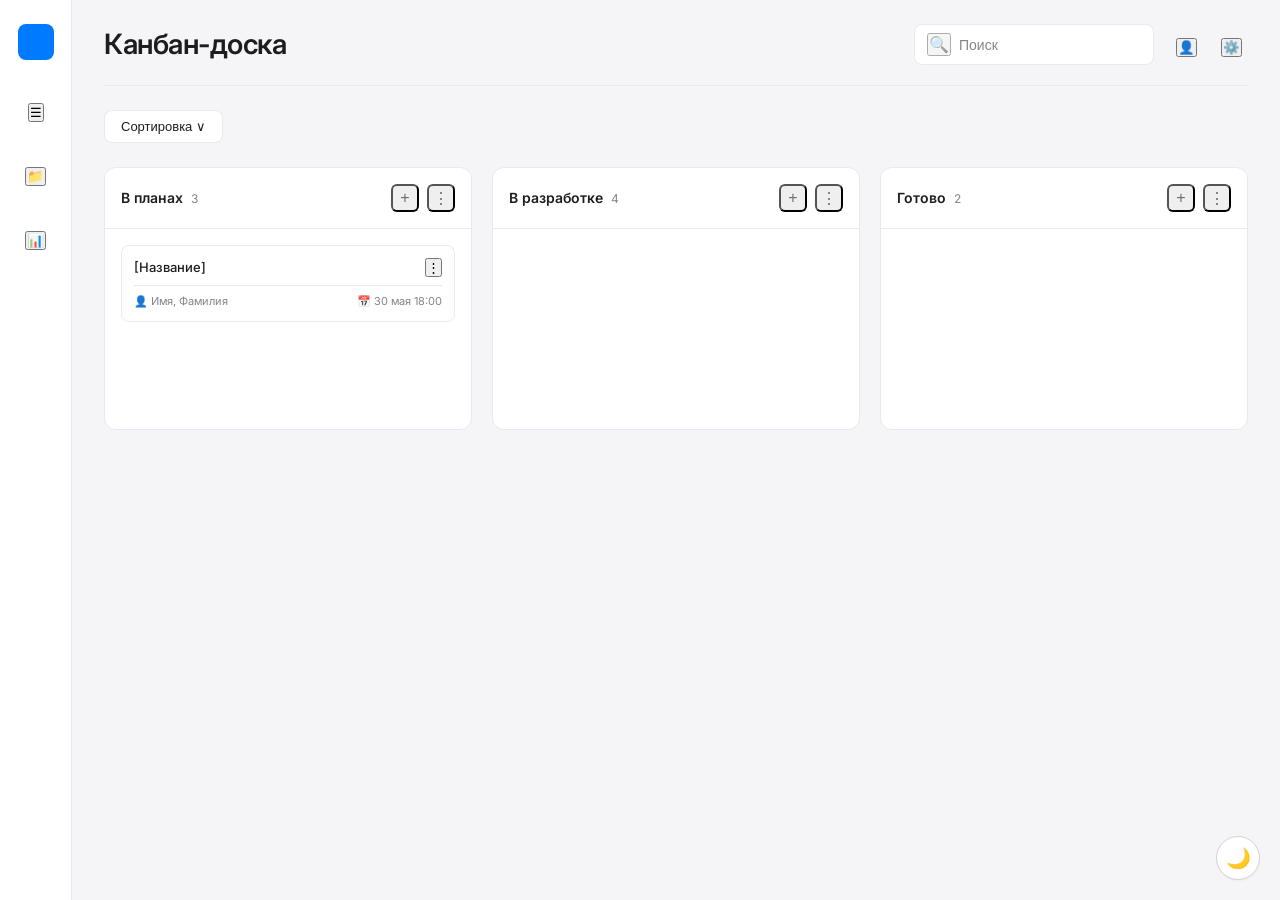
<file: webpage/Kanban-board-gary/Kanban-board-gary/index.html>
<!DOCTYPE html>
<html lang="ru">
<head>
  <meta charset="UTF-8">
  <meta name="viewport" content="width=device-width, initial-scale=1.0">
  <title>Канбан-доска</title>
  <link rel="stylesheet" href="index.css">
</head>
<body>

  <aside class="sidebar">

    <div class="logo-circle"></div>

    <nav class="nav-menu">
      <div class="nav-item">
        <button onclick="board()">☰</button>
      </div>
      
      <div class="nav-item">
        <button onclick="folder()">📁</button>
      </div>

      <div class="nav-item">
        <button onclick="analytics()">📊</button>
      </div>

    </nav>
  </aside>

  <div class="main-container">
    
    <header class="header">
      <h1>Канбан-доска</h1>

      <div class="header-right">
        <div class="search-box">
          <button onclick="">🔍</button>
          <input type="text" placeholder="Поиск">
        </div>

        <div class="user-actions">
          <div class="icon-user">
            <button onclick="">👤</button>
          </div>
          <div class="icon-settings">
            <button onclick="">⚙️</button>
          </div>
        </div>

      </div>

    </header>

    <main>
      	<section class="board">
			<div class="toolbar">
      			<button onclick="" class="sort-button">Сортировка ∨</button>
    		</div>
			<section class="columns">
				<section class="column">
					<div class="column-header">
					<div class="column-title-wrapper">
						<span class="column-title">В планах</span>
						<span class="column-counter">3</span>
					</div>

					<div class="column-controls">
						<button onclick="">+</button>
						<button onclick="">⋮</button>
					</div>
					</div>
					
					<div class="card-list">

					<article class="card">

						<div class="card-header">
						<span class="card-title">[Название]</span>
						<button onclick="">⋮</button>
						</div>

						<div class="card-divider"></div>

						<div class="card-footer">
						<div class="meta-item">👤 Имя, Фамилия</div>
						<div class="meta-item">📅 30 мая 18:00</div>
						</div>

					</article>

					</div>
				</section>

				<section class="column">

					<div class="column-header">
						<div class="column-title-wrapper">
							<span class="column-title">В разработке</span>
							<span class="column-counter">4</span>
						</div>
						<div class="column-controls">
							<button onclick="">+</button>
							<button onclick="">⋮</button>
						</div>
					</div>

					<div class="card-list">

					</div>
				</section>

				<section class="column">

					<div class="column-header">
						<div class="column-title-wrapper">
							<span class="column-title">Готово</span>
							<span class="column-counter">2</span>
						</div>

						<div class="column-controls">
							<button onclick="">+</button>
							<button onclick="">⋮</button>
						</div>
					</div>

					<div class="card-list">

					</div>
				</section>
			</section>
		</section>

		<section class="folder">
		
		</section>

		<section class="analytics">
		
		</section>
    </main>
  </div>
  <script src="index.js"></script>
</body>
</html>
</file>
<file: webpage/Kanban-board-gary/Kanban-board-gary/index.css>
@import url('https://fonts.googleapis.com/css2?family=Inter:ital,wght@0,300;0,400;0,500;0,600;0,700;1,400&display=swap');

:root {
    /* Светлая тема */
    --bg-page: #f5f5f7;
    --bg-primary: #ffffff;
    --bg-secondary: #fafafc;
    --bg-sidebar: rgba(255, 255, 255, 0.98);
    --text-primary: #1d1d1f;
    --text-secondary: #6e6e73;
    --text-tertiary: #86868b;
    --border-light: #e9e9ef;
    --border-medium: #d2d2d7;
    --accent: #007aff;
    --accent-hover: #0051d5;
    --shadow-sm: 0 1px 2px rgba(0, 0, 0, 0.04);
    --shadow-md: 0 2px 8px rgba(0, 0, 0, 0.04);
    --card-bg: #ffffff;
    --column-bg: #ffffff;
    --placeholder-bg: #f5f5f7;
    --danger: #ff3b30;
    --danger-hover: #d70015;
    --success: #34c759;
}

[data-theme="dark"] {
    /* Темная тема */
    --bg-page: #000000;
    --bg-primary: #1c1c1e;
    --bg-secondary: #2c2c2e;
    --bg-sidebar: rgba(28, 28, 30, 0.98);
    --text-primary: #ffffff;
    --text-secondary: #8e8e93;
    --text-tertiary: #636366;
    --border-light: #2c2c2e;
    --border-medium: #38383a;
    --accent: #0a84ff;
    --accent-hover: #409cff;
    --shadow-sm: 0 1px 2px rgba(0, 0, 0, 0.2);
    --shadow-md: 0 2px 8px rgba(0, 0, 0, 0.2);
    --card-bg: #1c1c1e;
    --column-bg: #1c1c1e;
    --placeholder-bg: #2c2c2e;
    --danger: #ff453a;
    --danger-hover: #ff6b62;
    --success: #32d74b;
}

* {
    box-sizing: border-box;
    margin: 0;
    padding: 0;
}

body {
    font-family: 'Inter', -apple-system, BlinkMacSystemFont, sans-serif;
    background: var(--bg-page);
    color: var(--text-primary);
    height: 100vh;
    display: flex;
    font-weight: 400;
    line-height: 1.4;
}

/* Кнопка переключения темы */
.theme-toggle {
    position: fixed;
    bottom: 20px;
    right: 20px;
    width: 44px;
    height: 44px;
    border-radius: 50%;
    background: var(--bg-primary);
    color: var(--text-primary);
    border: 1px solid var(--border-medium);
    font-size: 20px;
    cursor: pointer;
    display: flex;
    align-items: center;
    justify-content: center;
    z-index: 1000;
    box-shadow: var(--shadow-sm);
    transition: all 0.2s ease;
}

.theme-toggle:hover {
    transform: scale(1.05);
    border-color: var(--accent);
}

/* Боковая панель */
.sidebar {
    width: 72px;
    background: var(--bg-sidebar);
    backdrop-filter: blur(20px);
    display: flex;
    flex-direction: column;
    align-items: center;
    padding-top: 24px;
    gap: 32px;
    border-right: 1px solid var(--border-light);
}

.logo-circle {
    width: 36px;
    height: 36px;
    background: var(--accent);
    border-radius: 8px;
    transition: all 0.2s ease;
}

.logo-circle:hover {
    opacity: 0.8;
}

.nav-menu {
    display: flex;
    flex-direction: column;
    gap: 24px;
    width: 100%;
    align-items: center;
}

.nav-item {
    cursor: pointer;
    display: flex;
    align-items: center;
    justify-content: center;
    width: 40px;
    height: 40px;
    font-size: 22px;
    border-radius: 8px;
    transition: all 0.2s ease;
    color: var(--text-secondary);
}

.nav-item:hover {
    background: var(--bg-secondary);
    color: var(--text-primary);
}

/* Основной контент */
.main-container {
    flex: 1;
    display: flex;
    flex-direction: column;
    padding: 24px 32px;
    overflow-x: auto;
    min-width: 0;
}

/* Верхняя панель */
.header {
    display: flex;
    justify-content: space-between;
    align-items: center;
    padding-bottom: 20px;
    margin-bottom: 24px;
    border-bottom: 1px solid var(--border-light);
}

.header h1 {
    font-size: 28px;
    font-weight: 600;
    letter-spacing: -0.5px;
    color: var(--text-primary);
}

.header-right {
    display: flex;
    align-items: center;
    gap: 16px;
}

.search-box {
    display: flex;
    align-items: center;
    gap: 8px;
    background: var(--bg-primary);
    border: 1px solid var(--border-light);
    border-radius: 8px;
    padding: 8px 12px;
    width: 240px;
    transition: all 0.2s ease;
}

.search-box:focus-within {
    border-color: var(--accent);
    box-shadow: 0 0 0 3px rgba(0, 122, 255, 0.1);
}

.search-box input {
    border: none;
    outline: none;
    background: transparent;
    width: 100%;
    font-size: 14px;
    color: var(--text-primary);
}

.search-box input::placeholder {
    color: var(--text-tertiary);
}

.search-box button {
    font-size: 16px;
    opacity: 0.6;
}

.user-actions {
    display: flex;
    align-items: center;
    gap: 12px;
}

.icon-user, .icon-settings {
    font-size: 20px;
    cursor: pointer;
    padding: 6px;
    border-radius: 6px;
    transition: all 0.2s ease;
    color: var(--text-secondary);
}

.icon-user:hover, .icon-settings:hover {
    background: var(--bg-secondary);
    color: var(--text-primary);
}

/* Панель инструментов */
.toolbar {
    margin-bottom: 24px;
    display: flex;
    gap: 12px;
    align-items: center;
    flex-wrap: wrap;
}

.sort-button, .create-board-btn {
    background: var(--bg-primary);
    color: var(--text-primary);
    border: 1px solid var(--border-light);
    padding: 8px 16px;
    border-radius: 8px;
    font-size: 13px;
    font-weight: 500;
    cursor: pointer;
    transition: all 0.2s ease;
}

.sort-button:hover, .create-board-btn:hover {
    background: var(--bg-secondary);
    border-color: var(--border-medium);
}

.board-select {
    padding: 8px 12px;
    border: 1px solid var(--border-light);
    border-radius: 8px;
    background: var(--bg-primary);
    color: var(--text-primary);
    font-size: 13px;
    cursor: pointer;
    outline: none;
    transition: all 0.2s ease;
}

.board-select:hover {
    border-color: var(--border-medium);
}

main {
    display: flex;
    flex: 1;
    overflow: hidden;
    min-height: 0;
}

/* Канбан-доска */
.board {
    display: flex;
    flex: 1;
    flex-direction: column;
    overflow: hidden;
    min-height: 0;
}

.folder, .analytics {
    display: none;
}

/* Колонки */
.columns {
    display: flex;
    gap: 20px;
    overflow-x: auto;
    padding-bottom: 8px;
    flex: 1;
}

.column {
    flex: 1;
    min-width: 300px;
    background: var(--column-bg);
    border: 1px solid var(--border-light);
    border-radius: 12px;
    display: flex;
    flex-direction: column;
    height: fit-content;
    max-height: 100%;
    overflow: hidden;
}

.column-header {
    padding: 16px;
    border-bottom: 1px solid var(--border-light);
    display: flex;
    justify-content: space-between;
    align-items: center;
    background: var(--bg-primary);
    border-radius: 12px 12px 0 0;
}

.column-title-wrapper {
    display: flex;
    align-items: baseline;
    gap: 8px;
}

.column-title {
    font-size: 14px;
    font-weight: 600;
    color: var(--text-primary);
}

.column-counter {
    font-size: 12px;
    color: var(--text-tertiary);
    font-weight: 400;
}

.column-controls {
    display: flex;
    gap: 8px;
}

.column-controls button {
    width: 28px;
    height: 28px;
    border-radius: 6px;
    display: flex;
    align-items: center;
    justify-content: center;
    font-size: 16px;
    color: var(--text-secondary);
    transition: all 0.2s ease;
}

.column-controls button:hover {
    background: var(--bg-secondary);
    color: var(--text-primary);
}

/* Карточки */
.card-list {
    display: flex;
    flex-direction: column;
    gap: 12px;
    padding: 16px;
    flex: 1;
    overflow-y: auto;
    min-height: 200px;
}

.card-list:empty {
    display: flex;
    align-items: center;
    justify-content: center;
    min-height: 120px;
    background: var(--placeholder-bg);
    border-radius: 8px;
}

.card-list:empty::before {
    content: "📌 Перетащите задачу сюда";
    color: var(--text-tertiary);
    font-size: 12px;
}

.card {
    background: var(--card-bg);
    border: 1px solid var(--border-light);
    border-radius: 8px;
    padding: 12px;
    transition: all 0.2s ease;
    cursor: grab;
}

.card:hover {
    border-color: var(--border-medium);
    transform: translateX(2px);
    box-shadow: var(--shadow-sm);
}

.card:active {
    cursor: grabbing;
}

.card.dragging {
    opacity: 0.4;
    cursor: grabbing;
}

.card-header {
    display: flex;
    justify-content: space-between;
    align-items: flex-start;
    margin-bottom: 8px;
}

.card-title {
    font-size: 13px;
    font-weight: 500;
    color: var(--text-primary);
    line-height: 1.4;
}

.card-description {
    font-size: 12px;
    color: var(--text-secondary);
    line-height: 1.4;
    margin-bottom: 8px;
}

.card-divider {
    height: 1px;
    background: var(--border-light);
    margin: 8px 0;
}

.card-footer {
    display: flex;
    justify-content: space-between;
    align-items: center;
    font-size: 11px;
    color: var(--text-tertiary);
}

.meta-item {
    display: flex;
    align-items: center;
    gap: 4px;
}

.edit-task-btn, .delete-task-btn {
    font-size: 12px;
    padding: 4px 8px;
    border-radius: 6px;
    transition: all 0.2s ease;
    color: var(--text-secondary);
}

.edit-task-btn:hover {
    background: var(--bg-secondary);
    color: var(--accent);
}

.delete-task-btn:hover {
    background: var(--bg-secondary);
    color: var(--danger);
}

/* Кнопка добавления колонки */
.add-column-btn {
    background: transparent;
    color: var(--text-secondary);
    border: 1px dashed var(--border-medium);
    padding: 12px 20px;
    border-radius: 12px;
    font-size: 13px;
    font-weight: 500;
    cursor: pointer;
    transition: all 0.2s ease;
    min-width: 200px;
    height: fit-content;
}

.add-column-btn:hover {
    border-color: var(--accent);
    color: var(--accent);
    background: var(--bg-secondary);
}

/* Плейсхолдеры */
.placeholder {
    text-align: center;
    padding: 48px 24px;
    color: var(--text-tertiary);
    font-size: 14px;
    background: var(--bg-primary);
    border: 1px solid var(--border-light);
    border-radius: 12px;
}

/* Аналитика */
.analytics-container {
    padding: 24px;
    background: var(--bg-primary);
    border: 1px solid var(--border-light);
    border-radius: 12px;
}

.analytics-container h2 {
    font-size: 20px;
    font-weight: 600;
    margin-bottom: 20px;
    color: var(--text-primary);
}

.stats {
    display: flex;
    gap: 16px;
    flex-wrap: wrap;
}

.stat-card {
    background: var(--bg-secondary);
    border: 1px solid var(--border-light);
    border-radius: 10px;
    padding: 20px;
    flex: 1;
    min-width: 140px;
    text-align: center;
    transition: all 0.2s ease;
}

.stat-card:hover {
    border-color: var(--border-medium);
}

.stat-card h3 {
    font-size: 13px;
    font-weight: 500;
    color: var(--text-secondary);
    margin-bottom: 8px;
}

.stat-number {
    font-size: 32px;
    font-weight: 600;
    color: var(--accent);
}

/* Скроллбары */
::-webkit-scrollbar {
    width: 6px;
    height: 6px;
}

::-webkit-scrollbar-track {
    background: transparent;
}

::-webkit-scrollbar-thumb {
    background: var(--border-medium);
    border-radius: 3px;
}

::-webkit-scrollbar-thumb:hover {
    background: var(--text-tertiary);
}

/* Анимации */
@keyframes fadeIn {
    from {
        opacity: 0;
        transform: translateY(8px);
    }
    to {
        opacity: 1;
        transform: translateY(0);
    }
}

.column, .card {
    animation: fadeIn 0.2s ease-out;
}

/* Адаптивность */
@media (max-width: 768px) {
    .main-container {
        padding: 16px;
    }
    
    .column {
        min-width: 280px;
    }
    
    .header h1 {
        font-size: 22px;
    }
    
    .search-box {
        width: 160px;
    }
    
    .theme-toggle {
        width: 36px;
        height: 36px;
        font-size: 16px;
    }
}
</file>
